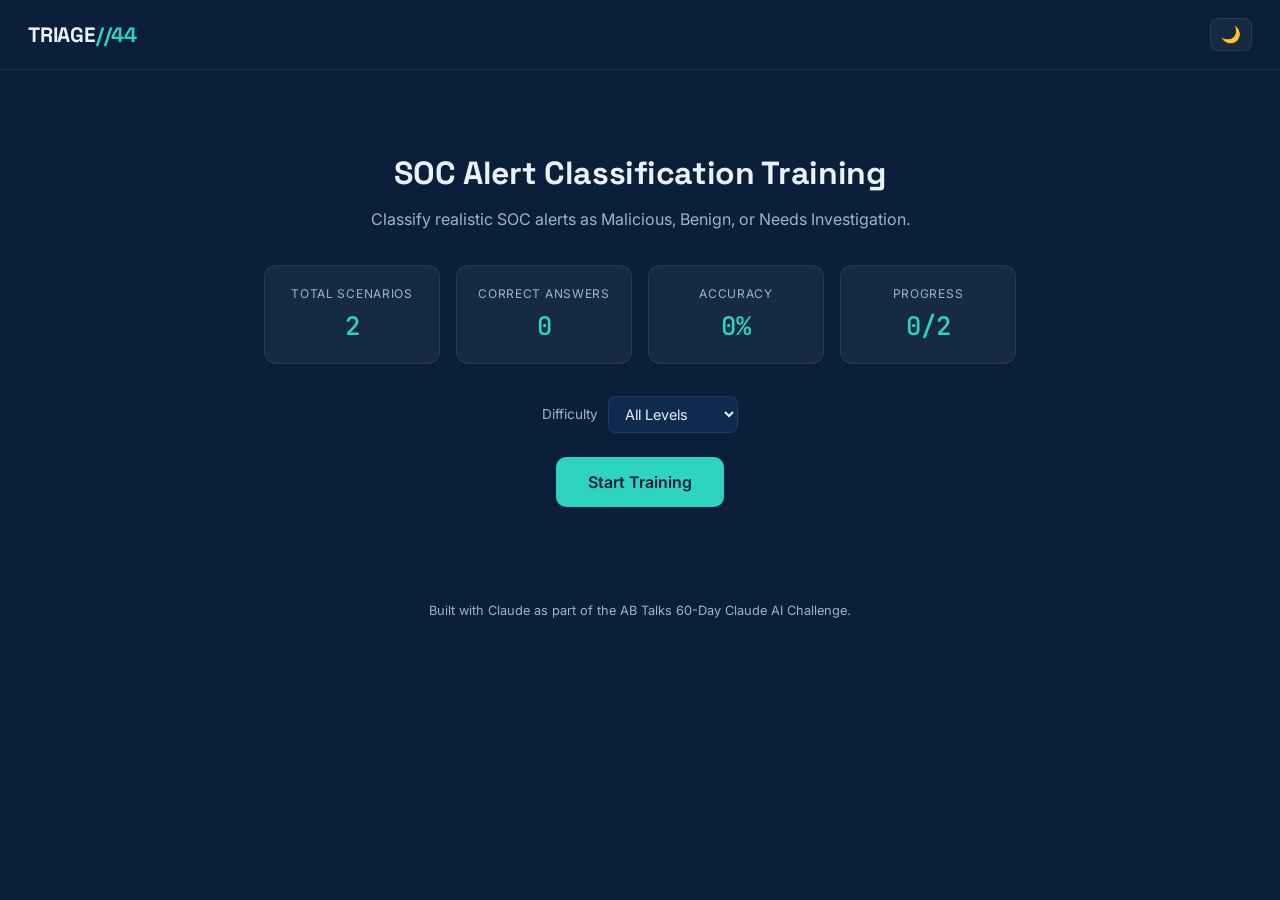
<file: index.html>
<!DOCTYPE html>
<html lang="en">
<head>
  <meta charset="UTF-8" />
  <meta name="viewport" content="width=device-width, initial-scale=1.0" />
  <title>TRIAGE//44 — SOC Alert Classification Training</title>
  <link rel="preconnect" href="https://fonts.googleapis.com" />
  <link href="https://fonts.googleapis.com/css2?family=Space+Grotesk:wght@500;700&family=Inter:wght@400;500&family=JetBrains+Mono:wght@400;500&display=swap" rel="stylesheet" />
  <link rel="stylesheet" href="src/css/theme.css" />
  <link rel="stylesheet" href="src/css/layout.css" />
</head>
<body class="theme-dark">

  <a href="#app-root" class="skip-link">Skip to main content</a>

  <header class="app-header">
    <span class="logo">TRIAGE<span class="logo-accent">//44</span></span>
    <button id="theme-toggle" class="theme-toggle" aria-label="Toggle dark or light theme">🌙</button>
  </header>

  <main id="app-root" tabindex="-1">

    <section id="loading-view" class="loading-view">
      <div class="spinner" aria-hidden="true"></div>
      <p class="loading-text">Loading scenarios…</p>
    </section>

    <section id="dashboard-view" class="dashboard-view hidden" tabindex="-1">
      <h1 class="dashboard-title">SOC Alert Classification Training</h1>
      <p class="dashboard-subtitle">Classify realistic SOC alerts as Malicious, Benign, or Needs Investigation.</p>

      <div class="stat-grid">
        <div class="stat-card">
          <span class="stat-label">Total Scenarios</span>
          <span class="stat-value" id="stat-total">—</span>
        </div>
        <div class="stat-card">
          <span class="stat-label">Correct Answers</span>
          <span class="stat-value" id="stat-correct">0</span>
        </div>
        <div class="stat-card">
          <span class="stat-label">Accuracy</span>
          <span class="stat-value" id="stat-accuracy">0%</span>
        </div>
        <div class="stat-card">
          <span class="stat-label">Progress</span>
          <span class="stat-value" id="stat-progress">0/0</span>
        </div>
      </div>

      <div class="filter-row">
        <label for="difficulty-filter" class="filter-label">Difficulty</label>
        <select id="difficulty-filter" class="filter-select">
          <option value="all">All Levels</option>
          <option value="beginner">Beginner</option>
          <option value="intermediate">Intermediate</option>
          <option value="advanced">Advanced</option>
        </select>
      </div>

      <p id="empty-state-msg" class="empty-state-msg hidden" role="alert"></p>

      <button id="start-training-btn" class="start-button">Start Training</button>
      <button id="reset-btn" class="reset-button hidden">Reset Progress</button>
    </section>

    <section id="scenario-view" class="scenario-view hidden" tabindex="-1">
      <!-- Populated by app.js -->
    </section>

    <section id="end-screen-view" class="end-screen-view hidden" tabindex="-1">
      <!-- Populated by app.js -->
    </section>

  </main>

  <footer class="app-footer">
    <p>Built with Claude as part of the AB Talks 60-Day Claude AI Challenge.</p>
  </footer>

  <script type="module" src="src/js/app.js"></script>
</body>
</html>
</file>
<file: src/css/theme.css>
.theme-dark {
  --bg: #0B1F3A;
  --bg-elevated: #10294f;
  --text-primary: #EAF1FB;
  --text-secondary: #9FB3CC;
  --accent-teal: #2DD4BF;
  --accent-blue: #3B82F6;
  --accent-purple: #A78BFA;
  --success: #34D399;
  --error: #F87171;
  --border: rgba(255, 255, 255, 0.08);
  --glass-bg: rgba(255, 255, 255, 0.05);
  --shadow-sm: 0 1px 2px rgba(0, 0, 0, 0.2);
  --shadow-md: 0 8px 24px rgba(0, 0, 0, 0.28);
}

.theme-light {
  --bg: #F5F7FB;
  --bg-elevated: #FFFFFF;
  --text-primary: #0B1F3A;
  --text-secondary: #4A5A73;
  --accent-teal: #0D9488;
  --accent-blue: #2563EB;
  --accent-purple: #7C3AED;
  --success: #059669;
  --error: #DC2626;
  --border: rgba(11, 31, 58, 0.08);
  --glass-bg: rgba(11, 31, 58, 0.03);
  --shadow-sm: 0 1px 2px rgba(11, 31, 58, 0.06);
  --shadow-md: 0 8px 24px rgba(11, 31, 58, 0.10);
}

body {
  background-color: var(--bg);
  color: var(--text-primary);
  transition: background-color 0.2s ease, color 0.2s ease;
}
</file>
<file: src/css/layout.css>
* {
  box-sizing: border-box;
}

body {
  margin: 0;
  font-family: 'Inter', system-ui, sans-serif;
  min-height: 100vh;
}

.hidden {
  display: none !important;
}

.app-header {
  display: flex;
  justify-content: space-between;
  align-items: center;
  padding: 18px 28px;
  border-bottom: 1px solid var(--border);
}

.logo {
  font-family: 'Space Grotesk', system-ui, sans-serif;
  font-weight: 700;
  font-size: 1.3rem;
  letter-spacing: -0.01em;
}

.logo-accent {
  color: var(--accent-teal);
}

.theme-toggle {
  background: var(--glass-bg);
  border: 1px solid var(--border);
  border-radius: 8px;
  padding: 6px 10px;
  font-size: 1rem;
  cursor: pointer;
  color: var(--text-primary);
  transition: background-color 0.15s ease, border-color 0.15s ease;
}

.theme-toggle:hover {
  border-color: var(--accent-teal);
}

#app-root {
  max-width: 800px;
  margin: 0 auto;
  padding: 56px 24px;
}

.dashboard-view {
  text-align: center;
}

.dashboard-title {
  font-family: 'Space Grotesk', system-ui, sans-serif;
  font-size: 2rem;
  font-weight: 700;
  letter-spacing: -0.01em;
  margin-bottom: 10px;
}

.dashboard-subtitle {
  color: var(--text-secondary);
  font-size: 1rem;
  margin-bottom: 36px;
}

.stat-grid {
  display: grid;
  grid-template-columns: repeat(4, 1fr);
  gap: 16px;
  margin-bottom: 32px;
}

.stat-card {
  background: var(--glass-bg);
  border: 1px solid var(--border);
  border-radius: 12px;
  padding: 20px 12px;
  display: flex;
  flex-direction: column;
  gap: 8px;
  box-shadow: var(--shadow-sm);
}

.stat-label {
  font-size: 0.75rem;
  color: var(--text-secondary);
  text-transform: uppercase;
  letter-spacing: 0.06em;
}

.stat-value {
  font-family: 'JetBrains Mono', monospace;
  font-size: 1.6rem;
  font-weight: 500;
  color: var(--accent-teal);
}

.start-button {
  background: var(--accent-teal);
  color: var(--bg);
  border: none;
  border-radius: 10px;
  padding: 15px 32px;
  font-size: 1rem;
  font-weight: 600;
  cursor: pointer;
  font-family: 'Inter', system-ui, sans-serif;
  transition: opacity 0.15s ease, transform 0.1s ease;
  box-shadow: var(--shadow-sm);
}

.start-button:hover {
  opacity: 0.88;
  transform: translateY(-1px);
}

.start-button:active {
  transform: translateY(0);
}

.start-button:disabled {
  background: var(--text-secondary);
  cursor: not-allowed;
  opacity: 0.6;
  transform: none;
}

.scenario-view {
  min-height: 200px;
}

.scenario-card {
  background: var(--glass-bg);
  border: 1px solid var(--border);
  border-radius: 16px;
  padding: 32px;
  box-shadow: var(--shadow-md);
}

.scenario-meta {
  display: flex;
  justify-content: space-between;
  align-items: center;
  margin-bottom: 24px;
  flex-wrap: wrap;
  gap: 8px;
}

.scenario-position {
  font-family: 'JetBrains Mono', monospace;
  font-size: 0.85rem;
  color: var(--text-secondary);
}

.scenario-badge {
  background: var(--bg-elevated);
  border: 1px solid var(--border);
  border-radius: 999px;
  padding: 5px 14px;
  font-size: 0.8rem;
  color: var(--accent-purple);
  font-weight: 500;
}

.alert-box {
  background: var(--bg-elevated);
  border: 1px solid var(--border);
  border-left: 3px solid var(--accent-blue);
  border-radius: 8px;
  padding: 18px 20px;
  margin-bottom: 28px;
}

.alert-label {
  display: block;
  font-family: 'JetBrains Mono', monospace;
  font-size: 0.75rem;
  color: var(--accent-blue);
  letter-spacing: 0.06em;
  margin-bottom: 10px;
}

.alert-text {
  margin: 0;
  line-height: 1.65;
  color: var(--text-primary);
  font-size: 0.98rem;
}

.question-text {
  font-weight: 600;
  font-size: 1.05rem;
  margin-bottom: 18px;
}

.answer-buttons {
  display: flex;
  gap: 12px;
  flex-wrap: wrap;
}

.answer-btn {
  flex: 1;
  min-width: 160px;
  background: var(--bg-elevated);
  border: 1px solid var(--border);
  border-radius: 10px;
  padding: 14px 16px;
  font-size: 0.95rem;
  font-weight: 500;
  color: var(--text-primary);
  cursor: pointer;
  font-family: 'Inter', system-ui, sans-serif;
  transition: border-color 0.15s ease, transform 0.1s ease, background-color 0.15s ease;
}

.answer-btn:hover {
  border-color: var(--accent-teal);
  transform: translateY(-1px);
}

.answer-btn:disabled {
  cursor: not-allowed;
  opacity: 0.7;
  transform: none;
}

.answer-correct {
  border-color: var(--success) !important;
  background: rgba(52, 211, 153, 0.12) !important;
  color: var(--success) !important;
}

.answer-incorrect {
  border-color: var(--error) !important;
  background: rgba(248, 113, 113, 0.12) !important;
  color: var(--error) !important;
}

.feedback-box {
  margin-top: 22px;
  border-radius: 10px;
  padding: 18px 20px;
  border: 1px solid var(--border);
}

.feedback-correct {
  border-left: 3px solid var(--success);
  background: rgba(52, 211, 153, 0.06);
}

.feedback-incorrect {
  border-left: 3px solid var(--error);
  background: rgba(248, 113, 113, 0.06);
}

.feedback-verdict {
  font-weight: 700;
  font-size: 1.05rem;
  margin: 0 0 8px 0;
  display: flex;
  align-items: center;
  gap: 6px;
}

.feedback-correct .feedback-verdict {
  color: var(--success);
}

.feedback-incorrect .feedback-verdict {
  color: var(--error);
}

.feedback-explanation {
  margin: 0;
  line-height: 1.65;
  color: var(--text-secondary);
}

.next-button {
  margin-top: 18px;
  width: 100%;
  background: var(--accent-blue);
  color: white;
  border: none;
  border-radius: 10px;
  padding: 14px 16px;
  font-size: 0.95rem;
  font-weight: 600;
  cursor: pointer;
  font-family: 'Inter', system-ui, sans-serif;
  transition: opacity 0.15s ease, transform 0.1s ease;
}

.next-button:hover {
  opacity: 0.88;
  transform: translateY(-1px);
}

.reset-button {
  display: block;
  margin: 16px auto 0;
  background: transparent;
  color: var(--error);
  border: 1px solid var(--error);
  border-radius: 10px;
  padding: 10px 24px;
  font-size: 0.9rem;
  font-weight: 500;
  cursor: pointer;
  font-family: 'Inter', system-ui, sans-serif;
  transition: background-color 0.15s ease;
}

.reset-button:hover {
  background: rgba(248, 113, 113, 0.08);
}

.answer-btn:focus-visible,
.next-button:focus-visible,
.start-button:focus-visible,
.reset-button:focus-visible,
.theme-toggle:focus-visible,
.filter-select:focus-visible {
  outline: 2px solid var(--accent-blue);
  outline-offset: 2px;
}

.end-screen-view {
  display: flex;
  justify-content: center;
}

.end-card {
  background: var(--glass-bg);
  border: 1px solid var(--border);
  border-radius: 16px;
  padding: 52px 32px;
  text-align: center;
  max-width: 440px;
  width: 100%;
  box-shadow: var(--shadow-md);
}

.end-eyebrow {
  font-family: 'JetBrains Mono', monospace;
  font-size: 0.8rem;
  letter-spacing: 0.1em;
  text-transform: uppercase;
  color: var(--accent-teal);
  margin: 0 0 14px 0;
}

.end-score {
  font-family: 'Space Grotesk', system-ui, sans-serif;
  font-size: 4rem;
  font-weight: 700;
  margin: 0;
  color: var(--text-primary);
  line-height: 1;
}

.end-score-total {
  font-size: 1.75rem;
  font-weight: 500;
  color: var(--text-secondary);
}

.end-accuracy {
  color: var(--accent-teal);
  font-size: 1.1rem;
  font-weight: 600;
  margin: 10px 0 32px 0;
}

.end-buttons {
  display: flex;
  flex-direction: column;
  gap: 12px;
}

.end-buttons .reset-button {
  margin: 0;
}

.filter-row {
  display: flex;
  align-items: center;
  justify-content: center;
  gap: 10px;
  margin-bottom: 24px;
}

.filter-label {
  font-size: 0.85rem;
  color: var(--text-secondary);
}

.filter-select {
  background: var(--bg-elevated);
  border: 1px solid var(--border);
  border-radius: 8px;
  padding: 8px 12px;
  color: var(--text-primary);
  font-family: 'Inter', system-ui, sans-serif;
  font-size: 0.9rem;
  cursor: pointer;
}

.feedback-streak {
  font-family: 'JetBrains Mono', monospace;
  font-size: 0.8rem;
  color: var(--accent-purple);
  margin: 0 0 10px 0;
}

.review-section {
  margin-top: 36px;
  text-align: left;
}

.review-heading {
  font-family: 'Space Grotesk', system-ui, sans-serif;
  font-size: 1.15rem;
  font-weight: 600;
  margin-bottom: 18px;
  text-align: center;
}

.review-list {
  list-style: none;
  padding: 0;
  margin: 0;
  display: flex;
  flex-direction: column;
  gap: 12px;
}

.review-item {
  background: var(--bg-elevated);
  border: 1px solid var(--border);
  border-left: 3px solid var(--error);
  border-radius: 8px;
  padding: 16px;
}

.review-title {
  font-weight: 600;
  margin: 0 0 8px 0;
}

.review-line {
  margin: 0 0 4px 0;
  font-size: 0.9rem;
}

.review-wrong {
  color: var(--error);
}

.review-right {
  color: var(--success);
}

.review-explanation {
  margin: 8px 0 0 0;
  font-size: 0.85rem;
  color: var(--text-secondary);
  line-height: 1.55;
}

.review-perfect {
  margin-top: 24px;
  color: var(--success);
  font-weight: 500;
}

.loading-view {
  display: flex;
  flex-direction: column;
  align-items: center;
  justify-content: center;
  gap: 16px;
  padding: 80px 0;
}

.spinner {
  width: 36px;
  height: 36px;
  border: 3px solid var(--border);
  border-top-color: var(--accent-teal);
  border-radius: 50%;
  animation: spin 0.8s linear infinite;
}

@keyframes spin {
  to { transform: rotate(360deg); }
}

.loading-text {
  color: var(--text-secondary);
  font-size: 0.9rem;
}

.dashboard-view,
.scenario-view,
.end-screen-view {
  opacity: 0;
  transform: translateY(6px);
  transition: opacity 0.25s ease, transform 0.25s ease;
}

.view-visible {
  opacity: 1;
  transform: translateY(0);
}

.empty-state-msg {
  background: rgba(248, 113, 113, 0.08);
  border: 1px solid var(--error);
  color: var(--error);
  border-radius: 8px;
  padding: 12px 16px;
  font-size: 0.85rem;
  margin: 0 0 16px 0;
  text-align: center;
}

.app-footer {
  text-align: center;
  padding: 28px 16px 36px;
  color: var(--text-secondary);
  font-size: 0.8rem;
}

.skip-link {
  position: absolute;
  left: -9999px;
  top: 0;
  background: var(--accent-teal);
  color: var(--bg);
  padding: 10px 16px;
  border-radius: 0 0 8px 0;
  font-weight: 600;
  z-index: 100;
  text-decoration: none;
}

.skip-link:focus {
  left: 0;
}

section:focus {
  outline: none;
}

@media (max-width: 720px) {
  .stat-grid {
    grid-template-columns: repeat(2, 1fr);
  }
}

@media (max-width: 480px) {
  #app-root {
    padding: 28px 16px;
  }
  .app-header {
    padding: 14px 16px;
  }
  .dashboard-title {
    font-size: 1.5rem;
  }
  .stat-grid {
    grid-template-columns: 1fr 1fr;
    gap: 12px;
  }
  .start-button {
    width: 100%;
  }
  .reset-button {
    width: 100%;
    margin: 12px auto 0;
  }
  .filter-row {
    flex-direction: column;
    align-items: stretch;
    gap: 6px;
  }
  .filter-select {
    width: 100%;
  }
  .scenario-card {
    padding: 20px;
  }
  .answer-buttons {
    flex-direction: column;
  }
  .answer-btn {
    min-width: 100%;
  }
  .end-buttons .reset-button {
    width: 100%;
  }
}

@media (prefers-reduced-motion: reduce) {
  .dashboard-view,
  .scenario-view,
  .end-screen-view,
  .spinner,
  .start-button,
  .next-button,
  .answer-btn,
  .theme-toggle,
  .reset-button {
    transition: none;
    animation: none;
  }
}
</file>
